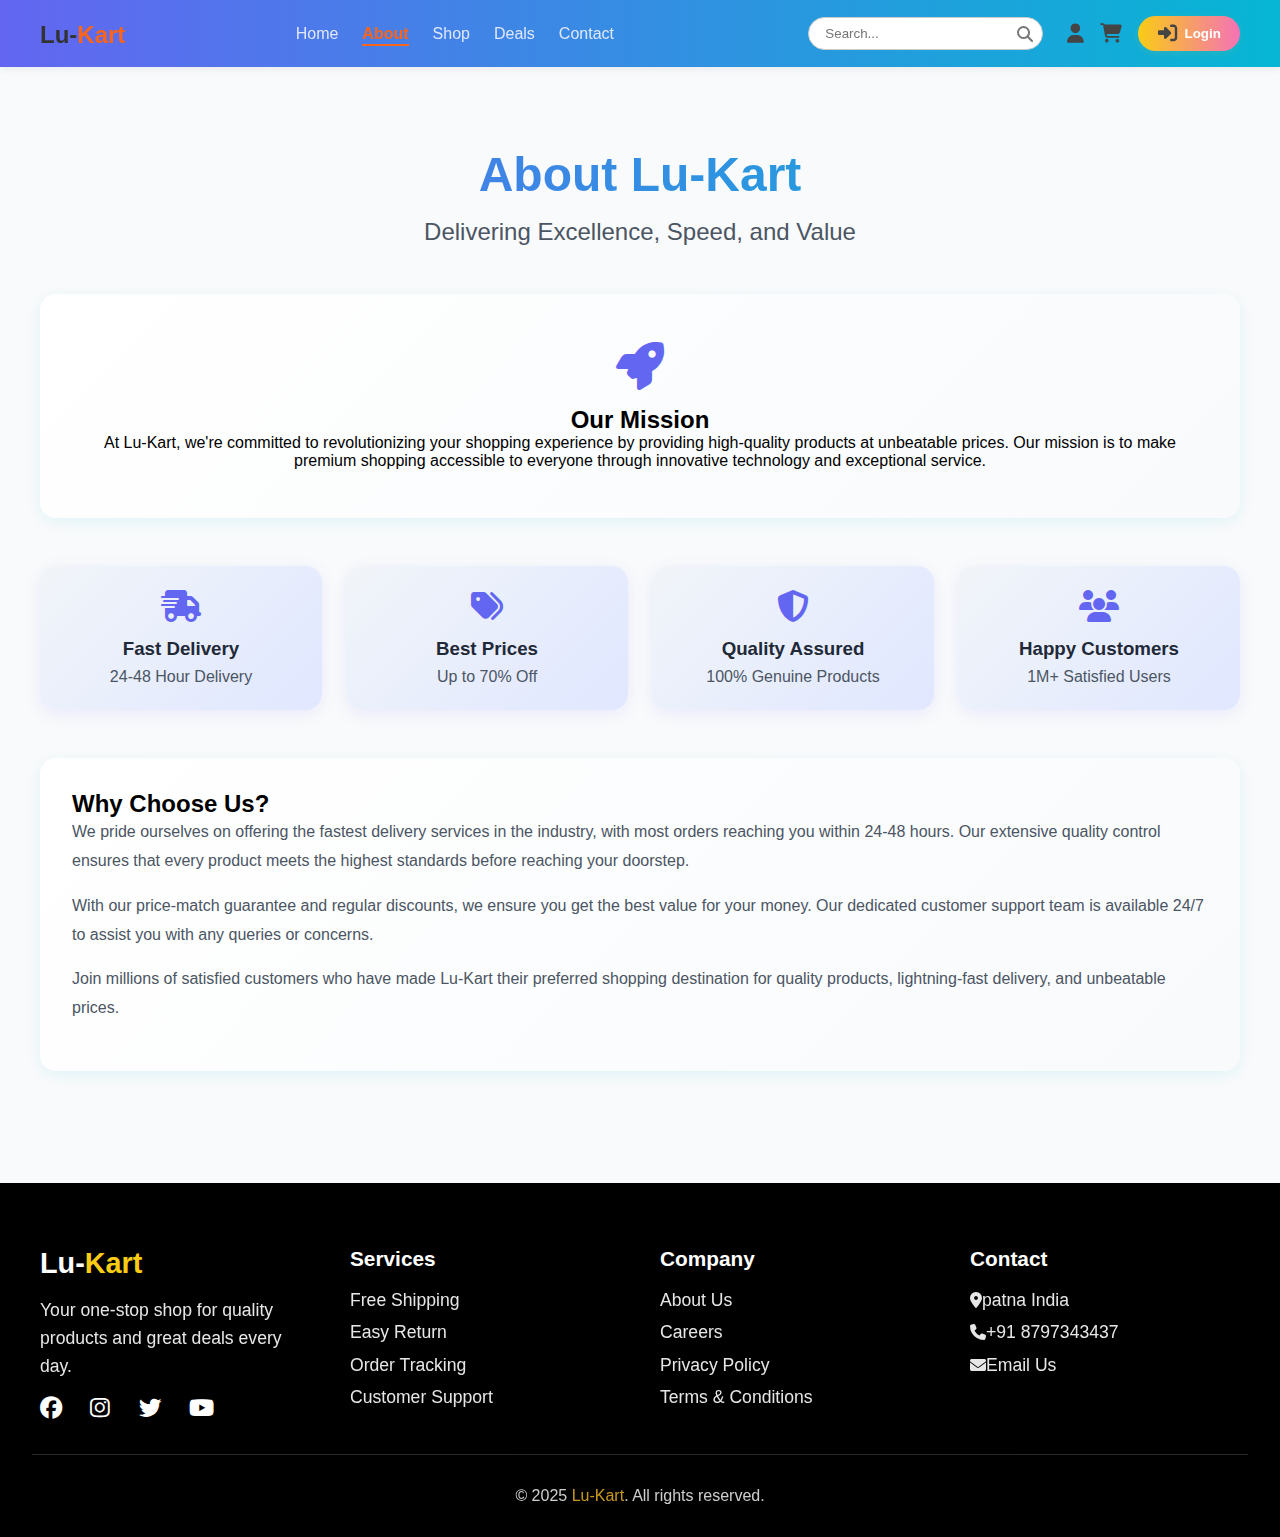
<file: about.html>
<!DOCTYPE html>
<html lang="en">

<head>
    <meta charset="UTF-8">
    <meta name="viewport" content="width=device-width, initial-scale=1.0">
    <title>About Us - 🛒 Lu-Kart</title>
    <link rel="stylesheet" href="https://cdnjs.cloudflare.com/ajax/libs/font-awesome/6.7.2/css/all.min.css" />
    <link rel="stylesheet" href="styles.css">
</head>

<body>
    <!-- Standard navbar -->
    <nav class="navbar">
        <div class="navbar-container">
            <div class="logo">
                <a href="index.html">Lu-<span>Kart</span></a>
            </div>
            <ul class="nav-links" id="nav-links">
                <li><a href="index.html">Home</a></li>
                <li><a href="about.html" class="active">About</a></li>
                <li><a href="index.html#shop">Shop</a></li>
                <li><a href="index.html#deals">Deals</a></li>
                <li><a href="index.html#contact">Contact</a></li>
            </ul>

            <div class="search-box">
                <input type="text" placeholder="Search...">
                <i class="fa-solid fa-magnifying-glass"></i>
            </div>

            <div class="icons">
                <a href="#"><i class="fa-solid fa-user"></i></a>
                <a href="#"><i class="fa-solid fa-cart-shopping"></i></a>
                <button class="btn-primary"><i class="fas fa-sign-in-alt"></i>Login</button>
            </div>

            <div class="nav-toggle" id="mobile-menu">
                <i class="fa-solid fa-bars"></i>
            </div>
        </div>
    </nav>

    <section class="about-section">
        <div class="about-header">
            <h1>About Lu-Kart</h1>
            <p class="tagline">Delivering Excellence, Speed, and Value</p>
        </div>

        <div class="about-content">
            <div class="about-card mission">
                <i class="fas fa-rocket"></i>
                <h2>Our Mission</h2>
                <p>At Lu-Kart, we're committed to revolutionizing your shopping experience by providing high-quality products at unbeatable prices. Our mission is to make premium shopping accessible to everyone through innovative technology and exceptional service.</p>
            </div>

            <div class="stats-grid">
                <div class="stat-card">
                    <i class="fas fa-truck-fast"></i>
                    <h3>Fast Delivery</h3>
                    <p>24-48 Hour Delivery</p>
                </div>
                <div class="stat-card">
                    <i class="fas fa-tags"></i>
                    <h3>Best Prices</h3>
                    <p>Up to 70% Off</p>
                </div>
                <div class="stat-card">
                    <i class="fas fa-shield-alt"></i>
                    <h3>Quality Assured</h3>
                    <p>100% Genuine Products</p>
                </div>
                <div class="stat-card">
                    <i class="fas fa-users"></i>
                    <h3>Happy Customers</h3>
                    <p>1M+ Satisfied Users</p>
                </div>
            </div>

            <div class="about-card values">
                <h2>Why Choose Us?</h2>
                <div class="values-content">
                    <p>We pride ourselves on offering the fastest delivery services in the industry, with most orders reaching you within 24-48 hours. Our extensive quality control ensures that every product meets the highest standards before reaching your doorstep.</p>
                    <p>With our price-match guarantee and regular discounts, we ensure you get the best value for your money. Our dedicated customer support team is available 24/7 to assist you with any queries or concerns.</p>
                    <p>Join millions of satisfied customers who have made Lu-Kart their preferred shopping destination for quality products, lightning-fast delivery, and unbeatable prices.</p>
                </div>
            </div>
        </div>
    </section>

    <!-- Standard footer -->
    <section class="footer" id="contact">
        <div class="footer-container">
            <div class="footer-content">
                <a href="index.html" class="footer-logo">Lu-<span>Kart</span></a>
                <p class="footer-description">
                    Your one-stop shop for quality products and great deals every day.
                </p>
                <div class="footer-socials">
                    <a href="https://www.facebook.com/lucyfer1703" target="_blank"><i class="fa-brands fa-facebook"></i></a>
                    <a href="https://www.instagram.com/lucyfer1703/" target="_blank"><i class="fa-brands fa-instagram"></i></a>
                    <a href="https://x.com/lucyfer_1703" target="_blank"><i class="fa-brands fa-twitter"></i></a>
                    <a href="https://www.youtube.com/@CollegeCrackdown" target="_blank"><i class="fa-brands fa-youtube"></i></a>
                </div>
            </div>

            <div class="footer-content">
                <h3 class="footer-title">Services</h3>
                <ul class="footer-links">
                    <li><a href="#">Free Shipping</a></li>
                    <li><a href="#">Easy Return</a></li>
                    <li><a href="#">Order Tracking</a></li>
                    <li><a href="#">Customer Support</a></li>
                </ul>
            </div>

            <div class="footer-content">
                <h3 class="footer-title">Company</h3>
                <ul class="footer-links">
                    <li><a href="about.html">About Us</a></li>
                    <li><a href="careers.html">Careers</a></li>
                    <li><a href="privacy-policy.html">Privacy Policy</a></li>
                    <li><a href="terms.html">Terms & Conditions</a></li>
                </ul>
            </div>

            <div class="footer-content">
                <h3 class="footer-title">Contact</h3>
                <ul class="footer-links">
                    <li><a href="https://www.google.com/maps/place/25.586715,85.116071" target="_blank"><i class="fa-solid fa-location-dot"></i>patna India</a></li>
                    <li><a href="tel:+918797343437" target="_blank"><i class="fa-solid fa-phone"></i>+91 8797343437</a></li>
                    <li><a href="mailto:avhishek06706@gmail.com" target="_blank"><i class="fa-solid fa-envelope"></i>Email Us</a></li>
                </ul>
            </div>
        </div>

        <p class="footer-copy">
            &copy; 2025 <a href="index.html">Lu-Kart</a>. All rights reserved.
        </p>
    </section>

    <script src="script.js"></script>
</body>

</html>
</file>
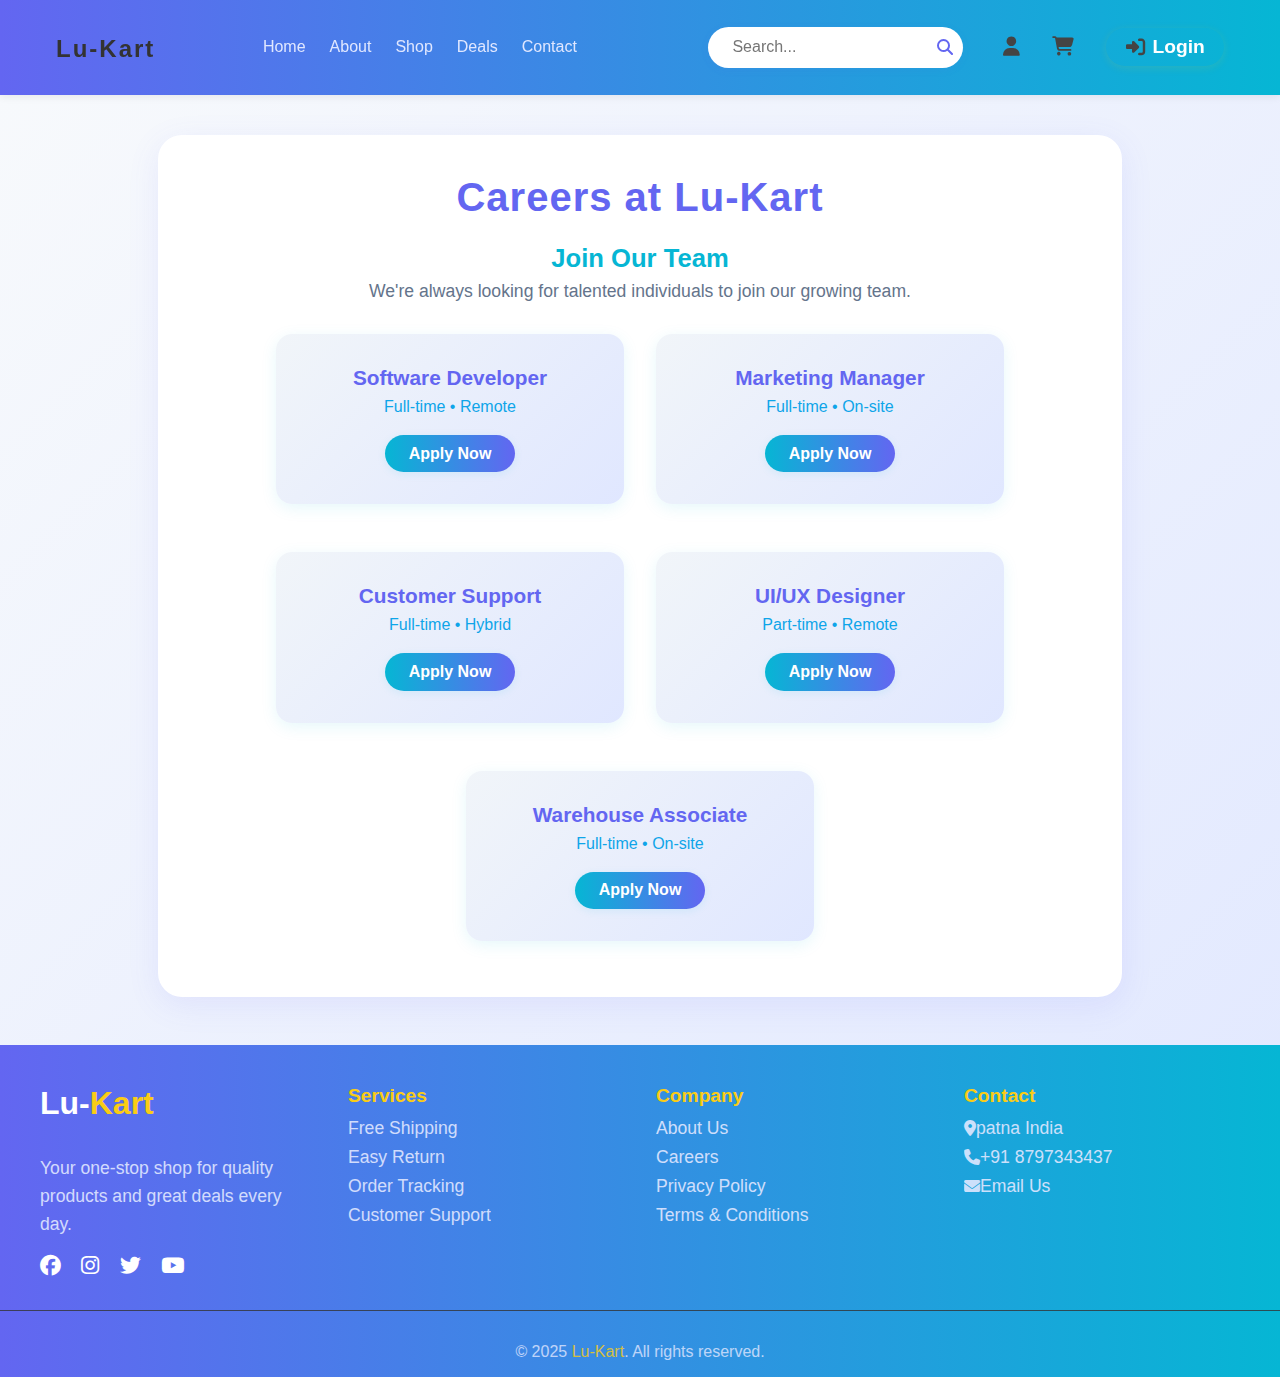
<file: careers.html>
<!DOCTYPE html>
<html lang="en">

<head>
    <meta charset="UTF-8">
    <meta name="viewport" content="width=device-width, initial-scale=1.0">
    <title>🛒 Lu-Kart Careers</title>
    <link rel="stylesheet" href="https://cdnjs.cloudflare.com/ajax/libs/font-awesome/6.7.2/css/all.min.css" />
    <link rel="stylesheet" href="styles.css">
    <style>
        body {
            background: linear-gradient(135deg, #f8fafc 0%, #e0e7ff 100%);
            font-family: 'Segoe UI', Arial, sans-serif;
            margin: 0;
            padding: 0;
        }

        .navbar {
            background: linear-gradient(90deg, #6366f1 0%, #06b6d4 100%);
            box-shadow: 0 2px 8px rgba(0, 0, 0, 0.07);
        }

        .navbar-container {
            max-width: 1200px;
            margin: 0 auto;
            display: flex;
            align-items: center;
            justify-content: space-between;
            padding: 0.7rem 2rem;
        }

        .logo a {
            color: #fff;
            font-size: 2rem;
            font-weight: bold;
            letter-spacing: 2px;
            text-decoration: none;
        }

        .nav-links {
            list-style: none;
            display: flex;
            gap: 1.5rem;
        }

        .nav-links a {
            color: #e0e7ff;
            text-decoration: none;
            font-weight: 500;
            transition: color 0.2s;
        }

        .nav-links a:hover {
            color: #facc15;
        }

        .search-box {
            background: #fff;
            border-radius: 2rem;
            padding: 0.3rem 1rem;
            display: flex;
            align-items: center;
            box-shadow: 0 2px 8px rgba(99, 102, 241, 0.08);
        }

        .search-box input {
            border: none;
            outline: none;
            background: transparent;
            padding: 0.4rem 0.5rem;
            font-size: 1rem;
        }

        .search-box i {
            color: #6366f1;
        }

        .icons a,
        .icons button {
            margin-left: 1rem;
            color: #fff;
            background: none;
            border: none;
            font-size: 1.2rem;
            cursor: pointer;
            transition: color 0.2s;
        }

        .icons a:hover,
        .icons button:hover {
            color: #facc15;
        }

        .btn-primary {
            background: linear-gradient(90deg, #facc15 0%, #f472b6 100%);
            color: #fff;
            border: none;
            border-radius: 2rem;
            padding: 0.5rem 1.2rem;
            font-weight: bold;
            font-size: 1rem;
            margin-left: 1rem;
            box-shadow: 0 2px 8px rgba(250, 204, 21, 0.12);
            transition: background 0.2s, color 0.2s;
        }

        .btn-primary:hover {
            background: linear-gradient(90deg, #f472b6 0%, #facc15 100%);
            color: #fff;
        }

        .nav-toggle {
            display: none;
            color: #fff;
            font-size: 1.5rem;
            cursor: pointer;
        }

        @media (max-width: 900px) {
            .navbar-container {
                flex-direction: column;
                align-items: flex-start;
            }

            .nav-links {
                flex-direction: column;
                gap: 0.7rem;
                margin-top: 0.7rem;
            }

            .nav-toggle {
                display: block;
            }
        }

        .careers-section {
            max-width: 900px;
            margin: 2.5rem auto 2rem auto;
            background: #fff;
            border-radius: 1.5rem;
            box-shadow: 0 8px 32px rgba(99, 102, 241, 0.10);
            padding: 2.5rem 2rem;
        }

        .section-header h2 {
            text-align: center;
            font-size: 2.5rem;
            color: #6366f1;
            margin-bottom: 1.5rem;
            letter-spacing: 1px;
            font-weight: 700;
        }

        .careers-content h3 {
            color: #06b6d4;
            font-size: 1.6rem;
            margin-bottom: 0.5rem;
            text-align: center;
        }

        .careers-content p {
            color: #64748b;
            font-size: 1.1rem;
            text-align: center;
            margin-bottom: 2rem;
        }

        .job-listings {
            display: flex;
            gap: 2rem;
            flex-wrap: wrap;
            justify-content: center;
        }

        .job-card {
            background: linear-gradient(135deg, #f1f5f9 0%, #e0e7ff 100%);
            border-radius: 1rem;
            box-shadow: 0 4px 16px rgba(6, 182, 212, 0.10);
            padding: 2rem 1.5rem;
            min-width: 240px;
            max-width: 300px;
            flex: 1 1 250px;
            display: flex;
            flex-direction: column;
            align-items: center;
            margin-bottom: 1rem;
            transition: transform 0.2s, box-shadow 0.2s;
        }

        .job-card:hover {
            transform: translateY(-8px) scale(1.03);
            box-shadow: 0 8px 32px rgba(99, 102, 241, 0.18);
        }

        .job-card h4 {
            color: #6366f1;
            font-size: 1.3rem;
            margin-bottom: 0.5rem;
        }

        .job-card p {
            color: #0ea5e9;
            font-size: 1rem;
            margin-bottom: 1.2rem;
        }

        .apply-btn {
            background: linear-gradient(90deg, #06b6d4 0%, #6366f1 100%);
            color: #fff;
            border: none;
            border-radius: 2rem;
            padding: 0.6rem 1.5rem;
            font-size: 1rem;
            font-weight: 600;
            cursor: pointer;
            box-shadow: 0 2px 8px rgba(6, 182, 212, 0.10);
            transition: background 0.2s, transform 0.2s;
        }

        .apply-btn:hover {
            background: linear-gradient(90deg, #6366f1 0%, #06b6d4 100%);
            transform: scale(1.07);
        }

        .footer {
            background: linear-gradient(90deg, #6366f1 0%, #06b6d4 100%);
            color: #fff;
            padding: 2.5rem 0 1rem 0;
            margin-top: 3rem;
        }

        .footer-container {
            max-width: 1200px;
            margin: 0 auto;
            display: flex;
            flex-wrap: wrap;
            gap: 2rem;
            justify-content: space-between;
        }

        .footer-content {
            flex: 1 1 200px;
            min-width: 180px;
        }

        .footer-logo {
            font-size: 2rem;
            font-weight: bold;
            color: #fff;
            text-decoration: none;
        }

        .footer-logo span {
            color: #facc15;
        }

        .footer-description {
            color: #e0e7ff;
            margin: 1rem 0;
        }

        .footer-socials a {
            color: #fff;
            margin-right: 1rem;
            font-size: 1.3rem;
            transition: color 0.2s;
        }

        .footer-socials a:hover {
            color: #facc15;
        }

        .footer-title {
            color: #facc15;
            font-size: 1.2rem;
            margin-bottom: 0.7rem;
        }

        .footer-links {
            list-style: none;
            padding: 0;
        }

        .footer-links li {
            margin-bottom: 0.5rem;
        }

        .footer-links a {
            color: #e0e7ff;
            text-decoration: none;
            transition: color 0.2s;
        }

        .footer-links a:hover {
            color: #fff;
        }

        .footer-copy {
            text-align: center;
            color: #e0e7ff;
            margin-top: 2rem;
            font-size: 1rem;
        }

        .footer-copy a {
            color: #facc15;
            text-decoration: none;
        }

        @media (max-width: 900px) {
            .navbar-container {
                flex-direction: column;
                align-items: flex-start;
            }

            .nav-links {
                flex-direction: column;
                gap: 0.7rem;
                margin-top: 0.7rem;
            }

            .nav-toggle {
                display: block;
            }

            .footer-container {
                flex-direction: column;
                align-items: center;
                gap: 1.5rem;
            }

            .careers-section {
                padding: 1.2rem 0.5rem;
            }

            .job-listings {
                flex-direction: column;
                gap: 1.2rem;
            }
        }
    </style>
</head>

<body>
    <nav class="navbar">
        <div class="navbar-container">
            <div class="logo"><a href="index.html">Lu-Kart</a></div>
            <ul class="nav-links" id="nav-links">
                <li><a href="index.html">Home</a></li>
                <li><a href="about.html">About</a></li>
                <li><a href="index.html#shop">Shop</a></li>
                <li><a href="index.html#deals">Deals</a></li>
                <li><a href="index.html#contact">Contact</a></li>
            </ul>

            <div class="search-box">
                <input type="text" placeholder="Search...">
                <i class="fa-solid fa-magnifying-glass"></i>
            </div>

            <div class="icons">
                <a href="login.html"><i class="fa-solid fa-user"></i></a>
                <a href="cart.html"><i class="fa-solid fa-cart-shopping"></i></a>
                <button class="btn-primary" onclick="window.location.href='login.html'">
                    <i class="fas fa-sign-in-alt"></i>Login
                </button>
            </div>

            <div class="nav-toggle" id="mobile-menu">
                <i class="fa-solid fa-bars"></i>
            </div>
        </div>
    </nav>

    <section class="careers-section">
        <div class="section-header">
            <h2>Careers at Lu-Kart</h2>
        </div>
        <div class="careers-content">
            <h3>Join Our Team</h3>
            <p>We're always looking for talented individuals to join our growing team.</p>

            <div class="job-listings">
                <div class="job-card">
                    <h4>Software Developer</h4>
                    <p>Full-time • Remote</p>
                    <button class="apply-btn">Apply Now</button>
                </div>

                <div class="job-card">
                    <h4>Marketing Manager</h4>
                    <p>Full-time • On-site</p>
                    <button class="apply-btn">Apply Now</button>
                </div>

                <div class="job-card">
                    <h4>Customer Support</h4>
                    <p>Full-time • Hybrid</p>
                    <button class="apply-btn">Apply Now</button>
                </div>

                <div class="job-card">
                    <h4>UI/UX Designer</h4>
                    <p>Part-time • Remote</p>
                    <button class="apply-btn">Apply Now</button>
                </div>

                <div class="job-card">
                    <h4>Warehouse Associate</h4>
                    <p>Full-time • On-site</p>
                    <button class="apply-btn">Apply Now</button>
                </div>
            </div>
        </div>
    </section>

    <section class="footer" id="contact">
        <div class="footer-container">
            <div class="footer-content">
                <a href="index.html" class="footer-logo">Lu-<span>Kart</span></a>
                <p class="footer-description">
                    Your one-stop shop for quality products and great deals every day.
                </p>
                <div class="footer-socials">
                    <a href="https://www.facebook.com/lucyfer1703" target="_blank"><i class="fa-brands fa-facebook"></i></a>
                    <a href="https://www.instagram.com/lucyfer1703/" target="_blank"><i class="fa-brands fa-instagram"></i></a>
                    <a href="https://x.com/lucyfer_1703" target="_blank"><i class="fa-brands fa-twitter"></i></a>
                    <a href="https://www.youtube.com/@CollegeCrackdown" target="_blank"><i class="fa-brands fa-youtube"></i></a>
                </div>
            </div>

            <div class="footer-content">
                <h3 class="footer-title">Services</h3>
                <ul class="footer-links">
                    <li><a href="#">Free Shipping</a></li>
                    <li><a href="#">Easy Return</a></li>
                    <li><a href="#">Order Tracking</a></li>
                    <li><a href="#">Customer Support</a></li>
                </ul>
            </div>

            <div class="footer-content">
                <h3 class="footer-title">Company</h3>
                <ul class="footer-links">
                    <li><a href="about.html">About Us</a></li>
                    <li><a href="careers.html">Careers</a></li>
                    <li><a href="privacy-policy.html">Privacy Policy</a></li>
                    <li><a href="terms.html">Terms & Conditions</a></li>
                </ul>
            </div>

            <div class="footer-content">
                <h3 class="footer-title">Contact</h3>
                <ul class="footer-links">
                    <li><a href="https://www.google.com/maps/place/25.586715,85.116071" target="_blank"><i class="fa-solid fa-location-dot"></i>patna India</a></li>
                    <li><a href="tel:+918797343437" target="_blank"><i class="fa-solid fa-phone"></i>+91 8797343437</a></li>
                    <li><a href="mailto:avhishek06706@gmail.com" target="_blank"><i class="fa-solid fa-envelope"></i>Email Us</a></li>
                </ul>
            </div>
        </div>

        <p class="footer-copy">
            &copy; 2025 <a href="index.html">Lu-Kart</a>. All rights reserved.
        </p>
    </section>

    <script src="script.js"></script>
</body>

</html>
</file>
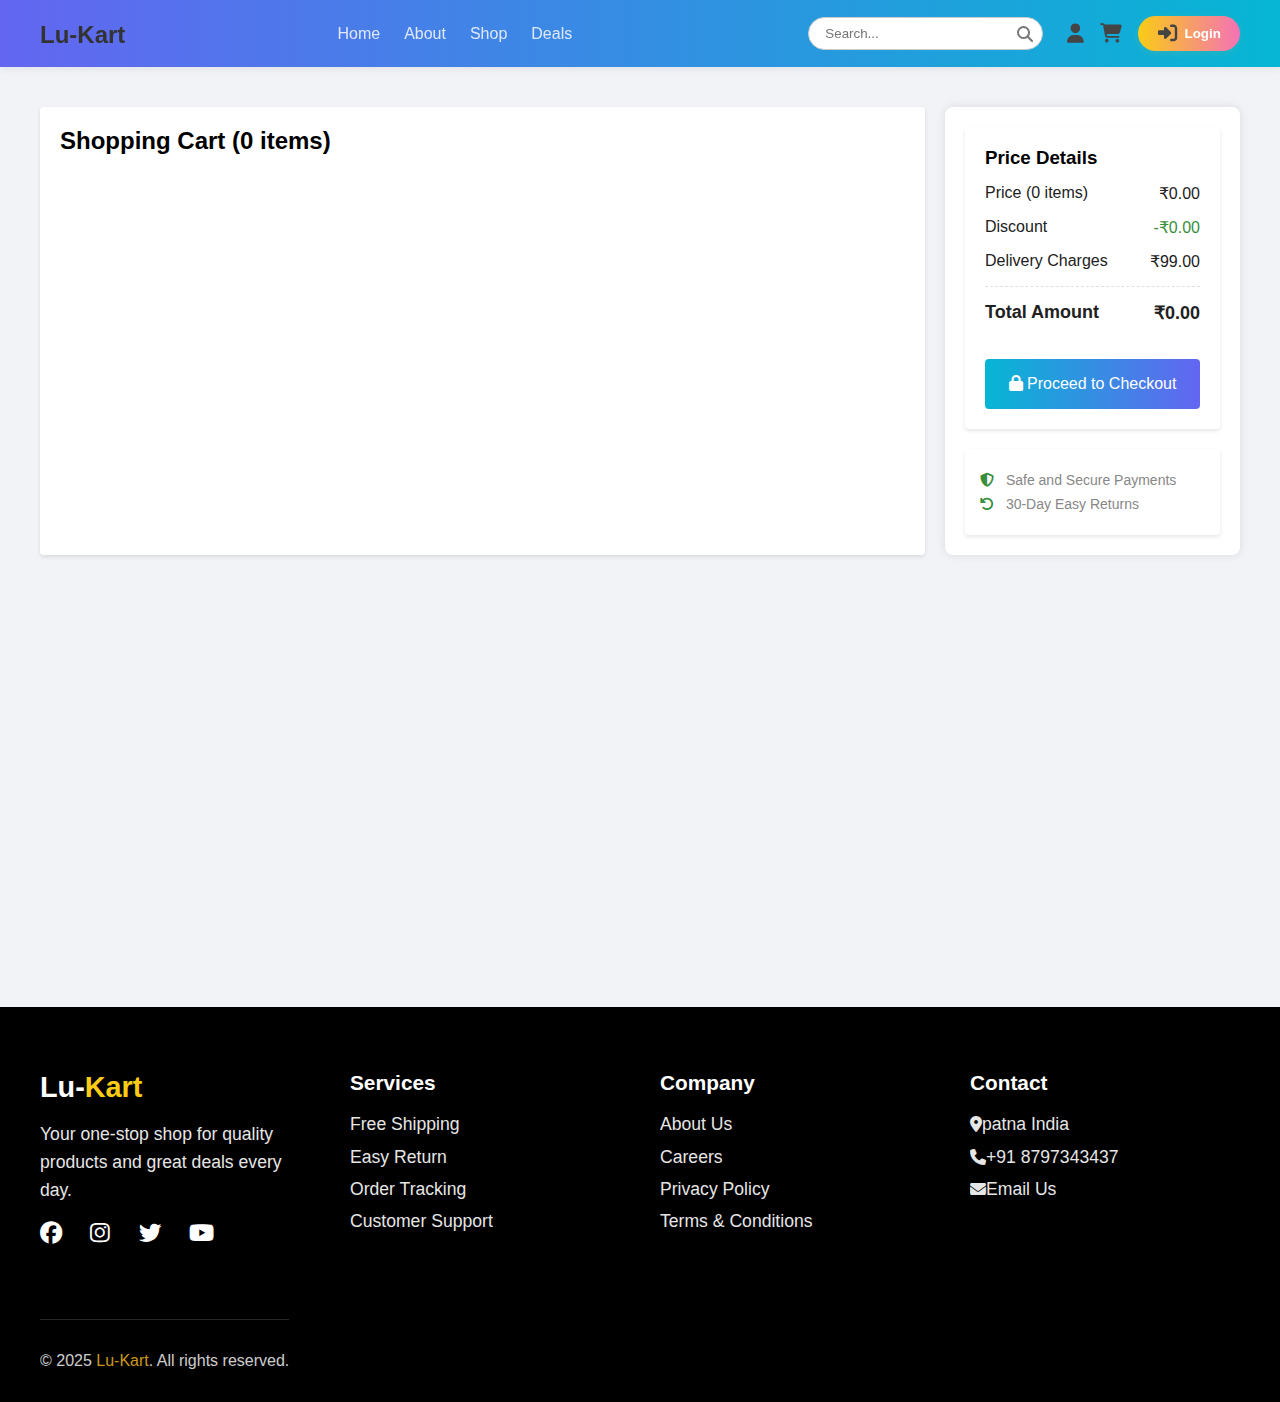
<file: cart.html>
<!DOCTYPE html>
<html lang="en">

<head>
    <meta charset="UTF-8">
    <meta name="viewport" content="width=device-width, initial-scale=1.0">
    <title>Shopping Cart - Lu-Kart</title>
    <link rel="stylesheet" href="https://cdnjs.cloudflare.com/ajax/libs/font-awesome/6.7.2/css/all.min.css" />
    <link rel="stylesheet" href="styles.css">
</head>

<body>
    <nav class="navbar">
        <div class="navbar-container">
            <div class="logo"><a href="index.html">Lu-Kart</a></div>
            <ul class="nav-links" id="nav-links">
                <li><a href="index.html">Home</a></li>
                <li><a href="about.html">About</a></li>
                <li><a href="#shop">Shop</a></li>
                <li><a href="#deals">Deals</a></li>
            </ul>

            <div class="search-box">
                <input type="text" placeholder="Search...">
                <i class="fa-solid fa-magnifying-glass"></i>
            </div>

            <div class="icons">
                <a href="login.html"><i class="fa-solid fa-user"></i></a>
                <a href="cart.html"><i class="fa-solid fa-cart-shopping"></i></a>
                <button class="btn-primary" onclick="window.location.href='login.html'">
                    <i class="fas fa-sign-in-alt"></i>Login
                </button>
            </div>

            <div class="nav-toggle" id="mobile-menu">
                <i class="fa-solid fa-bars"></i>
            </div>
        </div>
    </nav>

    <div class="cart-page">
        <div class="cart-container">
            <div class="cart-items-section">
                <h2>Shopping Cart (<span id="itemCount">0</span> items)</h2>
                <div id="cartItems" class="cart-items">
                    <!-- Cart items will be dynamically added here -->
                </div>
            </div>

            <div class="cart-summary">
                <div class="summary-card">
                    <h3>Price Details</h3>
                    <div class="price-row">
                        <span>Price (<span id="itemCountSummary">0</span> items)</span>
                        <span id="subtotal">₹0.00</span>
                    </div>
                    <div class="price-row">
                        <span>Discount</span>
                        <span class="discount" id="discount">-₹0.00</span>
                    </div>
                    <div class="price-row">
                        <span>Delivery Charges</span>
                        <span id="delivery">₹99.00</span>
                    </div>
                    <div class="price-row total">
                        <span>Total Amount</span>
                        <span id="total">₹0.00</span>
                    </div>
                    <button class="checkout-btn">
                        <i class="fas fa-lock"></i> Proceed to Checkout
                    </button>
                </div>

                <div class="secure-checkout">
                    <p><i class="fas fa-shield-alt"></i> Safe and Secure Payments</p>
                    <p><i class="fas fa-undo"></i> 30-Day Easy Returns</p>
                </div>
            </div>
        </div>
    </div>

    <section class="footer" id="contact">
        <div class="footer-container">
            <div class="footer-content">
                <a href="index.html" class="footer-logo">Lu-<span>Kart</span></a>
                <p class="footer-description">
                    Your one-stop shop for quality products and great deals every day.
                </p>
                <div class="footer-socials">
                    <a href="https://www.facebook.com/lucyfer1703" target="_blank"><i class="fa-brands fa-facebook"></i></a>
                    <a href="https://www.instagram.com/lucyfer1703/" target="_blank"><i class="fa-brands fa-instagram"></i></a>
                    <a href="https://x.com/lucyfer_1703" target="_blank"><i class="fa-brands fa-twitter"></i></a>
                    <a href="https://www.youtube.com/@CollegeCrackdown" target="_blank"><i class="fa-brands fa-youtube"></i></a>
                </div>
            </div>

            <div class="footer-content">
                <h3 class="footer-title">Services</h3>
                <ul class="footer-links">
                    <li><a href="#">Free Shipping</a></li>
                    <li><a href="#">Easy Return</a></li>
                    <li><a href="#">Order Tracking</a></li>
                    <li><a href="#">Customer Support</a></li>
                </ul>
            </div>

            <div class="footer-content">
                <h3 class="footer-title">Company</h3>
                <ul class="footer-links">
                    <li><a href="about.html">About Us</a></li>
                    <li><a href="careers.html">Careers</a></li>
                    <li><a href="privacy-policy.html">Privacy Policy</a></li>
                    <li><a href="terms.html">Terms & Conditions</a></li>
                </ul>
            </div>

            <div class="footer-content">
                <h3 class="footer-title">Contact</h3>
                <ul class="footer-links">
                    <li><a href="https://www.google.com/maps/place/25.586715,85.116071" target="_blank"><i class="fa-solid fa-location-dot"></i>patna India</a></li>
                    <li><a href="tel:+918797343437" target="_blank"><i class="fa-solid fa-phone"></i>+91 8797343437</a></li>
                    <li><a href="mailto:avhishek06706@gmail.com" target="_blank"><i class="fa-solid fa-envelope"></i>Email Us</a></li>
                </ul>
            </div>

        <p class="footer-copy">
            &copy; 2025 <a href="index.html">Lu-Kart</a>. All rights reserved.
        </p>
    </section>

    <script src="script.js"></script>
</body>

</html>
</file>
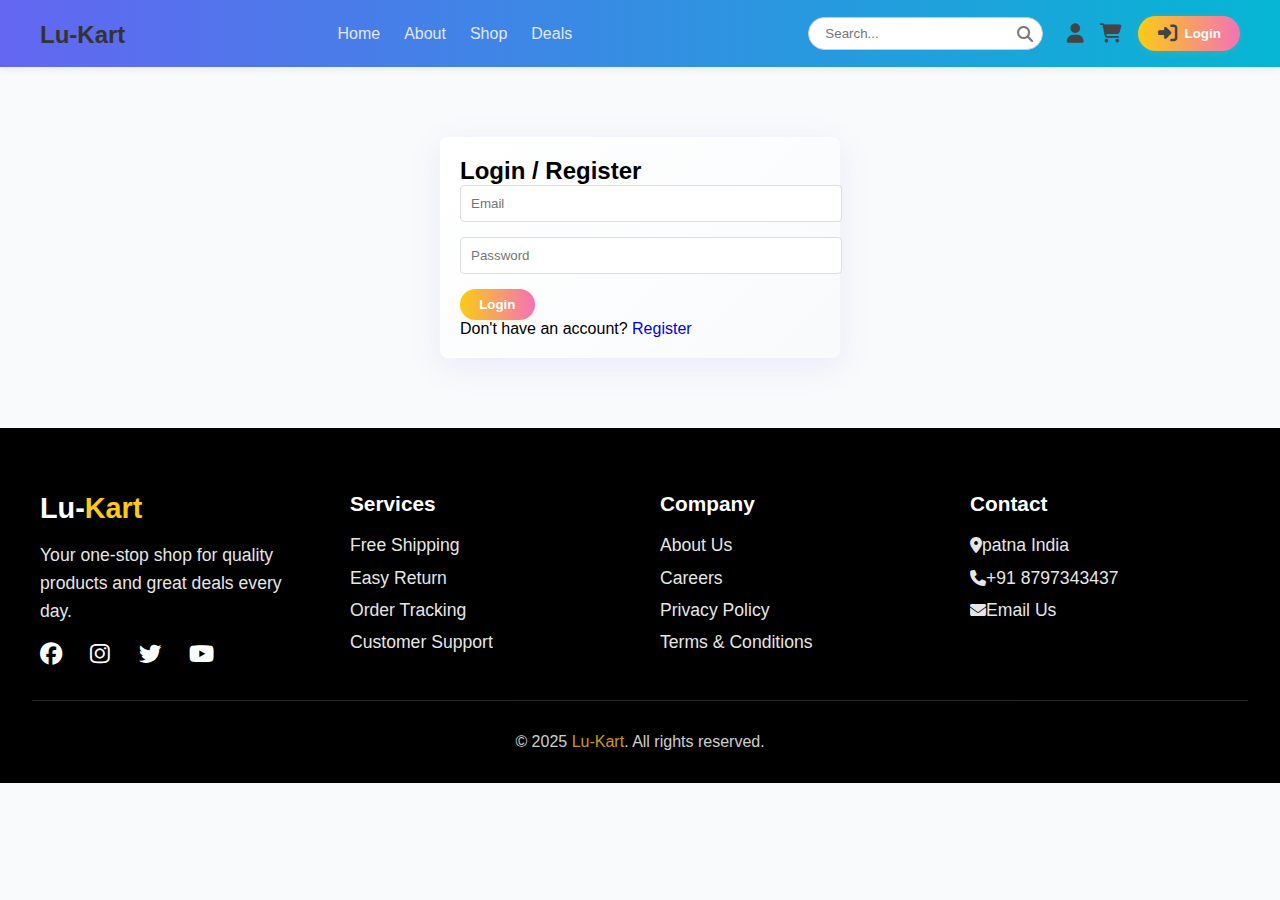
<file: login.html>
<!DOCTYPE html>
<html lang="en">

<head>
    <meta charset="UTF-8">
    <meta name="viewport" content="width=device-width, initial-scale=1.0">
    <title>Login - Lu-Kart</title>
    <link rel="stylesheet" href="https://cdnjs.cloudflare.com/ajax/libs/font-awesome/6.7.2/css/all.min.css" />
    <link rel="stylesheet" href="styles.css">
</head>

<body>
    <nav class="navbar">
        <div class="navbar-container">
            <div class="logo"><a href="index.html">Lu-Kart</a></div>
            <ul class="nav-links" id="nav-links">
                <li><a href="index.html">Home</a></li>
                <li><a href="about.html">About</a></li>
                <li><a href="#shop">Shop</a></li>
                <li><a href="#deals">Deals</a></li>
            </ul>

            <div class="search-box">
                <input type="text" placeholder="Search...">
                <i class="fa-solid fa-magnifying-glass"></i>
            </div>

            <div class="icons">
                <a href="login.html"><i class="fa-solid fa-user"></i></a>
                <a href="cart.html"><i class="fa-solid fa-cart-shopping"></i></a>
                <button class="btn-primary" onclick="window.location.href='login.html'">
                    <i class="fas fa-sign-in-alt"></i>Login
                </button>
            </div>

            <div class="nav-toggle" id="mobile-menu">
                <i class="fa-solid fa-bars"></i>
            </div>
        </div>
    </nav>

    <div class="auth-container">
        <div class="auth-box">
            <h2>Login / Register</h2>
            <form id="loginForm">
                <div class="form-group">
                    <input type="email" id="email" placeholder="Email" required>
                </div>
                <div class="form-group">
                    <input type="password" id="password" placeholder="Password" required>
                </div>
                <button type="submit" class="btn-primary">Login</button>
            </form>
            <p>Don't have an account? <a href="#" id="showRegister">Register</a></p>
        </div>

        <div class="auth-box" id="registerBox" style="display: none;">
            <h2>Create Account</h2>
            <form id="registerForm">
                <div class="form-group">
                    <input type="text" id="regName" placeholder="Full Name" required>
                </div>
                <div class="form-group">
                    <input type="email" id="regEmail" placeholder="Email" required>
                </div>
                <div class="form-group">
                    <input type="password" id="regPassword" placeholder="Password" required>
                </div>
                <button type="submit" class="btn-primary">Register</button>
            </form>
            <p>Already have an account? <a href="#" id="showLogin">Login</a></p>
        </div>
    </div>

    <section class="footer" id="contact">
        <div class="footer-container">
            <div class="footer-content">
                <a href="index.html" class="footer-logo">Lu-<span>Kart</span></a>
                <p class="footer-description">
                    Your one-stop shop for quality products and great deals every day.
                </p>
                <div class="footer-socials">
                    <a href="https://www.facebook.com/lucyfer1703" target="_blank"><i class="fa-brands fa-facebook"></i></a>
                    <a href="https://www.instagram.com/lucyfer1703/" target="_blank"><i class="fa-brands fa-instagram"></i></a>
                    <a href="https://x.com/lucyfer_1703" target="_blank"><i class="fa-brands fa-twitter"></i></a>
                    <a href="https://www.youtube.com/@CollegeCrackdown" target="_blank"><i class="fa-brands fa-youtube"></i></a>
                </div>
            </div>

            <div class="footer-content">
                <h3 class="footer-title">Services</h3>
                <ul class="footer-links">
                    <li><a href="#">Free Shipping</a></li>
                    <li><a href="#">Easy Return</a></li>
                    <li><a href="#">Order Tracking</a></li>
                    <li><a href="#">Customer Support</a></li>
                </ul>
            </div>

            <div class="footer-content">
                <h3 class="footer-title">Company</h3>
                <ul class="footer-links">
                    <li><a href="about.html">About Us</a></li>
                    <li><a href="careers.html">Careers</a></li>
                    <li><a href="privacy-policy.html">Privacy Policy</a></li>
                    <li><a href="terms.html">Terms & Conditions</a></li>
                </ul>
            </div>

            <div class="footer-content">
                <h3 class="footer-title">Contact</h3>
                <ul class="footer-links">
                    <li><a href="https://www.google.com/maps/place/25.586715,85.116071" target="_blank"><i class="fa-solid fa-location-dot"></i>patna India</a></li>
                    <li><a href="tel:+918797343437" target="_blank"><i class="fa-solid fa-phone"></i>+91 8797343437</a></li>
                    <li><a href="mailto:avhishek06706@gmail.com" target="_blank"><i class="fa-solid fa-envelope"></i>Email Us</a></li>
                </ul>
            </div>
        </div>

        <p class="footer-copy">
            &copy; 2025 <a href="index.html">Lu-Kart</a>. All rights reserved.
        </p>
    </section>

    <script src="script.js"></script>
</body>

</html>
</file>
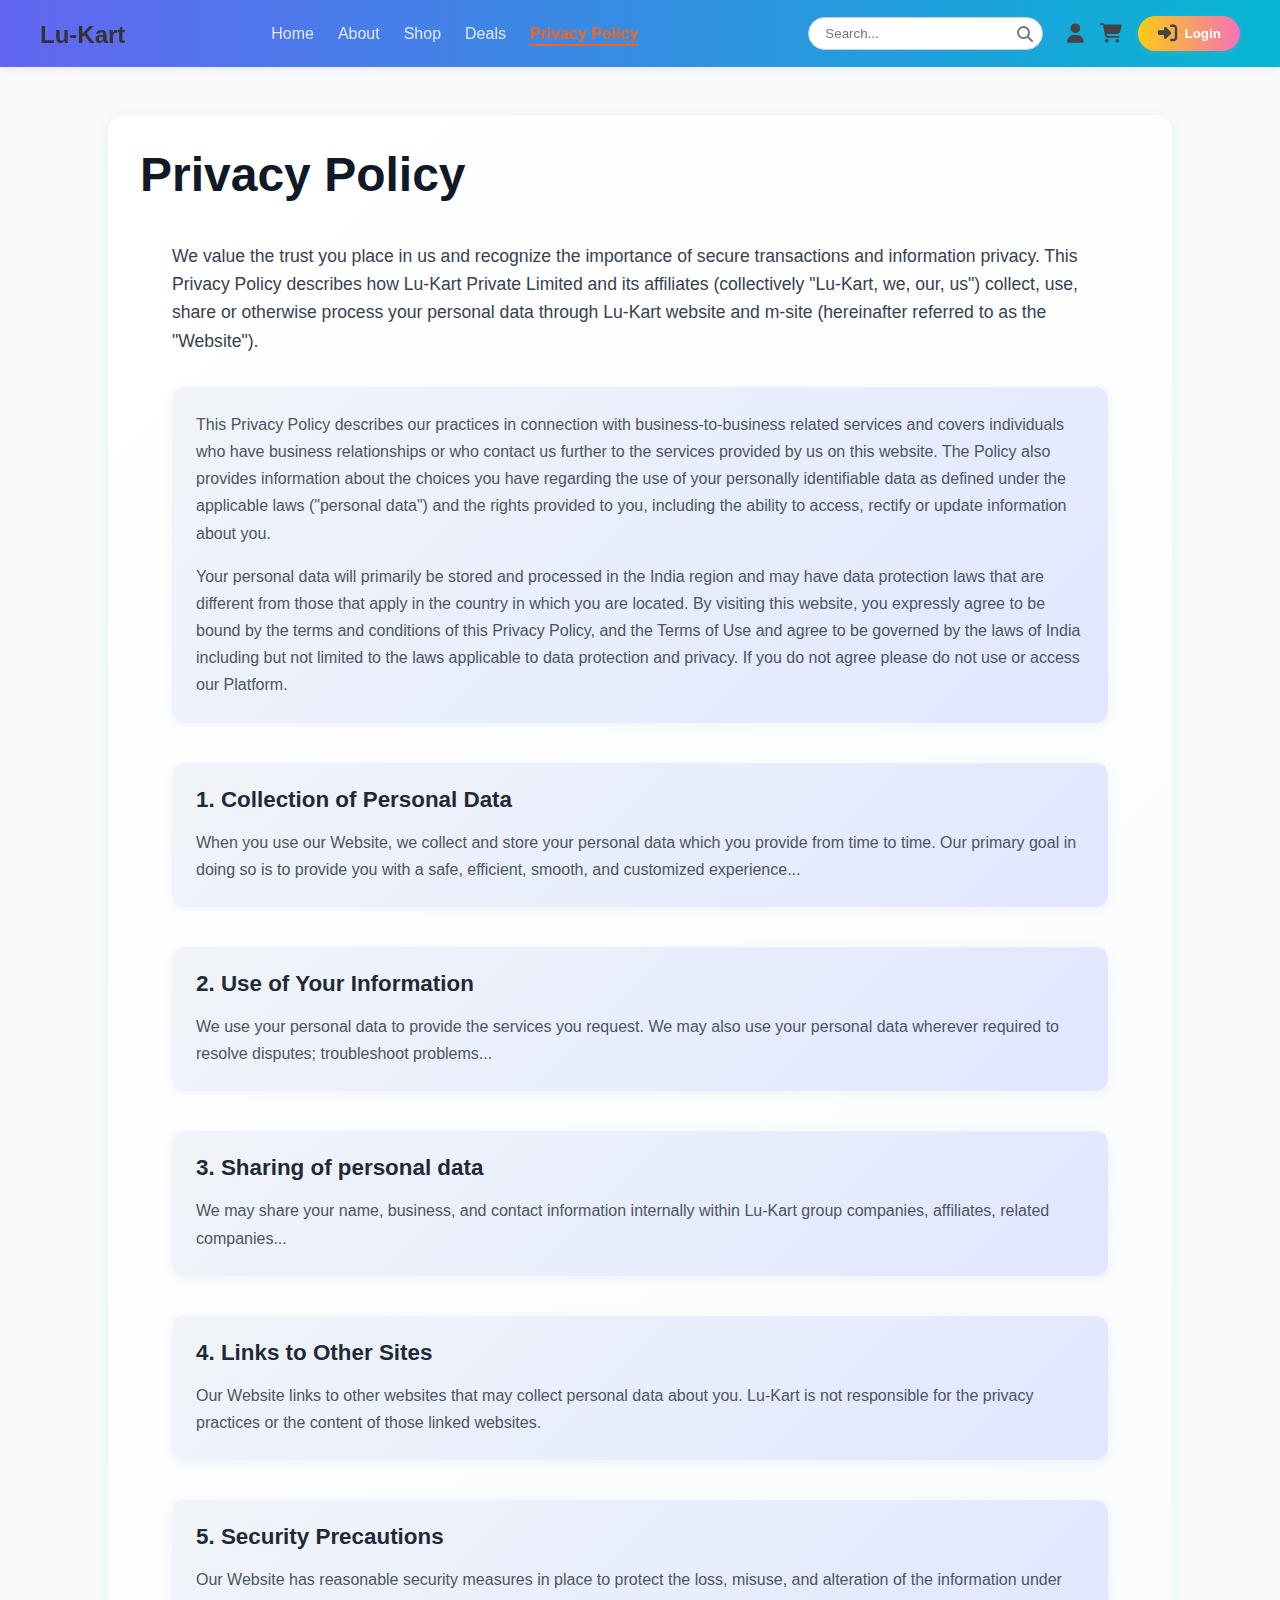
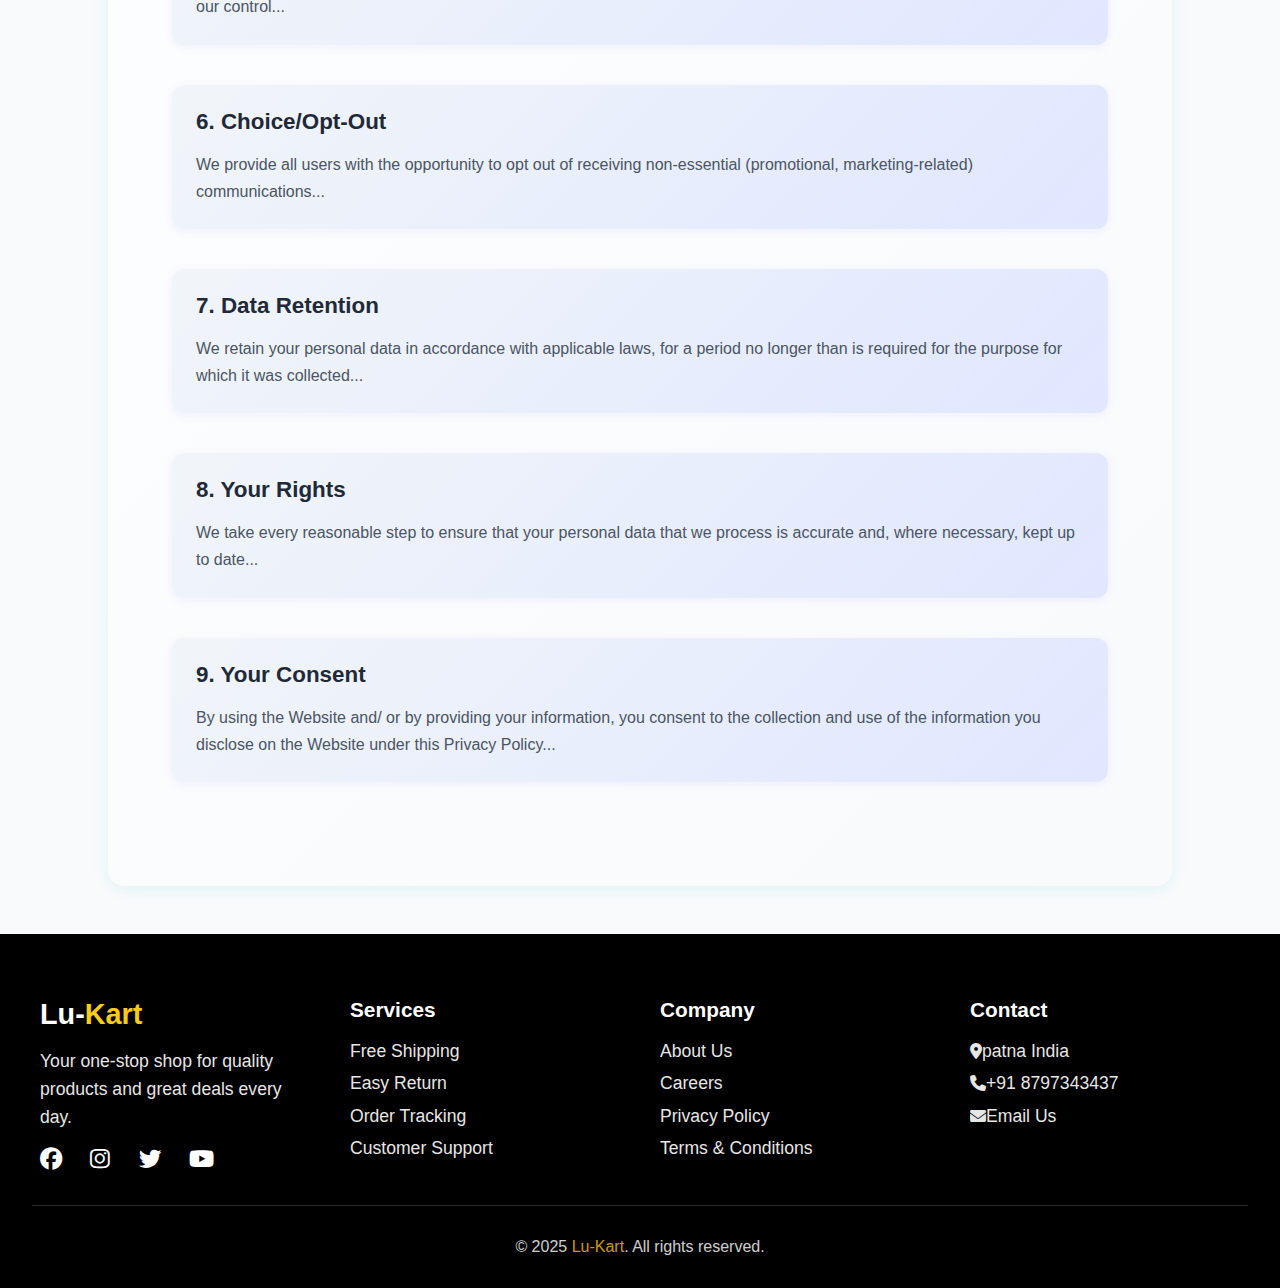
<file: privacy-policy.html>
<!DOCTYPE html>
<html lang="en">

<head>
    <meta charset="UTF-8">
    <meta name="viewport" content="width=device-width, initial-scale=1.0">
    <title>Privacy Policy - 🛒 Lu-Kart Online Shopping Website</title>
    <link rel="stylesheet" href="https://cdnjs.cloudflare.com/ajax/libs/font-awesome/6.7.2/css/all.min.css" />
    <link rel="stylesheet" href="styles.css">
</head>

<body>
    <nav class="navbar">
        <div class="navbar-container">
            <div class="logo"><a href="index.html">Lu-Kart</a></div>
            <ul class="nav-links" id="nav-links">
                <li><a href="index.html">Home</a></li>
                <li><a href="about.html">About</a></li>
                <li><a href="#shop">Shop</a></li>
                <li><a href="#deals">Deals</a></li>
                <li><a href="#contact" class="active">Privacy Policy</a></li>
            </ul>

            <div class="search-box">
                <input type="text" placeholder="Search...">
                <i class="fa-solid fa-magnifying-glass"></i>
            </div>

            <div class="icons">
                <a href="login.html"><i class="fa-solid fa-user"></i></a>
                <a href="cart.html"><i class="fa-solid fa-cart-shopping"></i></a>
                <button class="btn-primary" onclick="window.location.href='login.html'">
                    <i class="fas fa-sign-in-alt"></i>Login
                </button>
            </div>

            <div class="nav-toggle" id="mobile-menu">
                <i class="fa-solid fa-bars"></i>
            </div>
        </div>
    </nav>

    <section class="privacy-section">
        <div class="section-header">
            <h2>Privacy Policy</h2>
        </div>
        <div class="privacy-content">
            <div class="policy-intro">
                <p>We value the trust you place in us and recognize the importance of secure transactions and information privacy. This Privacy Policy describes how Lu-Kart Private Limited and its affiliates (collectively "Lu-Kart, we, our, us") collect, use, share or otherwise process your personal data through Lu-Kart website and m-site (hereinafter referred to as the "Website").</p>
            </div>

            <div class="policy-item">
                <p>This Privacy Policy describes our practices in connection with business-to-business related services and covers individuals who have business relationships or who contact us further to the services provided by us on this website. The Policy also provides information about the choices you have regarding the use of your personally identifiable data as defined under the applicable laws ("personal data") and the rights provided to you, including the ability to access, rectify or update information about you.</p>
                <p>Your personal data will primarily be stored and processed in the India region and may have data protection laws that are different from those that apply in the country in which you are located. By visiting this website, you expressly agree to be bound by the terms and conditions of this Privacy Policy, and the Terms of Use and agree to be governed by the laws of India including but not limited to the laws applicable to data protection and privacy. If you do not agree please do not use or access our Platform.</p>
            </div>

            <div class="policy-item">
                <h3>1. Collection of Personal Data</h3>
                <p>When you use our Website, we collect and store your personal data which you provide from time to time. Our primary goal in doing so is to provide you with a safe, efficient, smooth, and customized experience...</p>
            </div>

            <div class="policy-item">
                <h3>2. Use of Your Information</h3>
                <p>We use your personal data to provide the services you request. We may also use your personal data wherever required to resolve disputes; troubleshoot problems...</p>
            </div>

            <div class="policy-item">
                <h3>3. Sharing of personal data</h3>
                <p>We may share your name, business, and contact information internally within Lu-Kart group companies, affiliates, related companies...</p>
            </div>

            <div class="policy-item">
                <h3>4. Links to Other Sites</h3>
                <p>Our Website links to other websites that may collect personal data about you. Lu-Kart is not responsible for the privacy practices or the content of those linked websites.</p>
            </div>

            <div class="policy-item">
                <h3>5. Security Precautions</h3>
                <p>Our Website has reasonable security measures in place to protect the loss, misuse, and alteration of the information under our control...</p>
            </div>

            <div class="policy-item">
                <h3>6. Choice/Opt-Out</h3>
                <p>We provide all users with the opportunity to opt out of receiving non-essential (promotional, marketing-related) communications...</p>
            </div>

            <div class="policy-item">
                <h3>7. Data Retention</h3>
                <p>We retain your personal data in accordance with applicable laws, for a period no longer than is required for the purpose for which it was collected...</p>
            </div>

            <div class="policy-item">
                <h3>8. Your Rights</h3>
                <p>We take every reasonable step to ensure that your personal data that we process is accurate and, where necessary, kept up to date...</p>
            </div>

            <div class="policy-item">
                <h3>9. Your Consent</h3>
                <p>By using the Website and/ or by providing your information, you consent to the collection and use of the information you disclose on the Website under this Privacy Policy...</p>
            </div>
        </div>
    </section>

    <section class="footer" id="contact">
        <div class="footer-container">
            <div class="footer-content">
                <a href="index.html" class="footer-logo">Lu-<span>Kart</span></a>
                <p class="footer-description">
                    Your one-stop shop for quality products and great deals every day.
                </p>
                <div class="footer-socials">
                    <a href="https://www.facebook.com/lucyfer1703" target="_blank"><i class="fa-brands fa-facebook"></i></a>
                    <a href="https://www.instagram.com/lucyfer1703/" target="_blank"><i class="fa-brands fa-instagram"></i></a>
                    <a href="https://x.com/lucyfer_1703" target="_blank"><i class="fa-brands fa-twitter"></i></a>
                    <a href="https://www.youtube.com/@CollegeCrackdown" target="_blank"><i class="fa-brands fa-youtube"></i></a>
                </div>
            </div>

            <div class="footer-content">
                <h3 class="footer-title">Services</h3>
                <ul class="footer-links">
                    <li><a href="#">Free Shipping</a></li>
                    <li><a href="#">Easy Return</a></li>
                    <li><a href="#">Order Tracking</a></li>
                    <li><a href="#">Customer Support</a></li>
                </ul>
            </div>

            <div class="footer-content">
                <h3 class="footer-title">Company</h3>
                <ul class="footer-links">
                    <li><a href="#">About Us</a></li>
                    <li><a href="#">Careers</a></li>
                    <li><a href="#">Privacy Policy</a></li>
                    <li><a href="#">Terms & Conditions</a></li>
                </ul>
            </div>

           <div class="footer-content">
                <h3 class="footer-title">Contact</h3>
                <ul class="footer-links">
                    <li><a href="https://www.google.com/maps/place/25.586715,85.116071" target="_blank"><i class="fa-solid fa-location-dot"></i>patna India</a></li>
                    <li><a href="tel:+918797343437" target="_blank"><i class="fa-solid fa-phone"></i>+91 8797343437</a></li>
                    <li><a href="mailto:avhishek06706@gmail.com" target="_blank"><i class="fa-solid fa-envelope"></i>Email Us</a></li>
                </ul>
            </div>
        </div>

        <p class="footer-copy">
            &copy; 2025 <a href="index.html">Lu-Kart</a>. All rights reserved.
        </p>
    </section>

    <script src="script.js"></script>
</body>

</html>
</file>
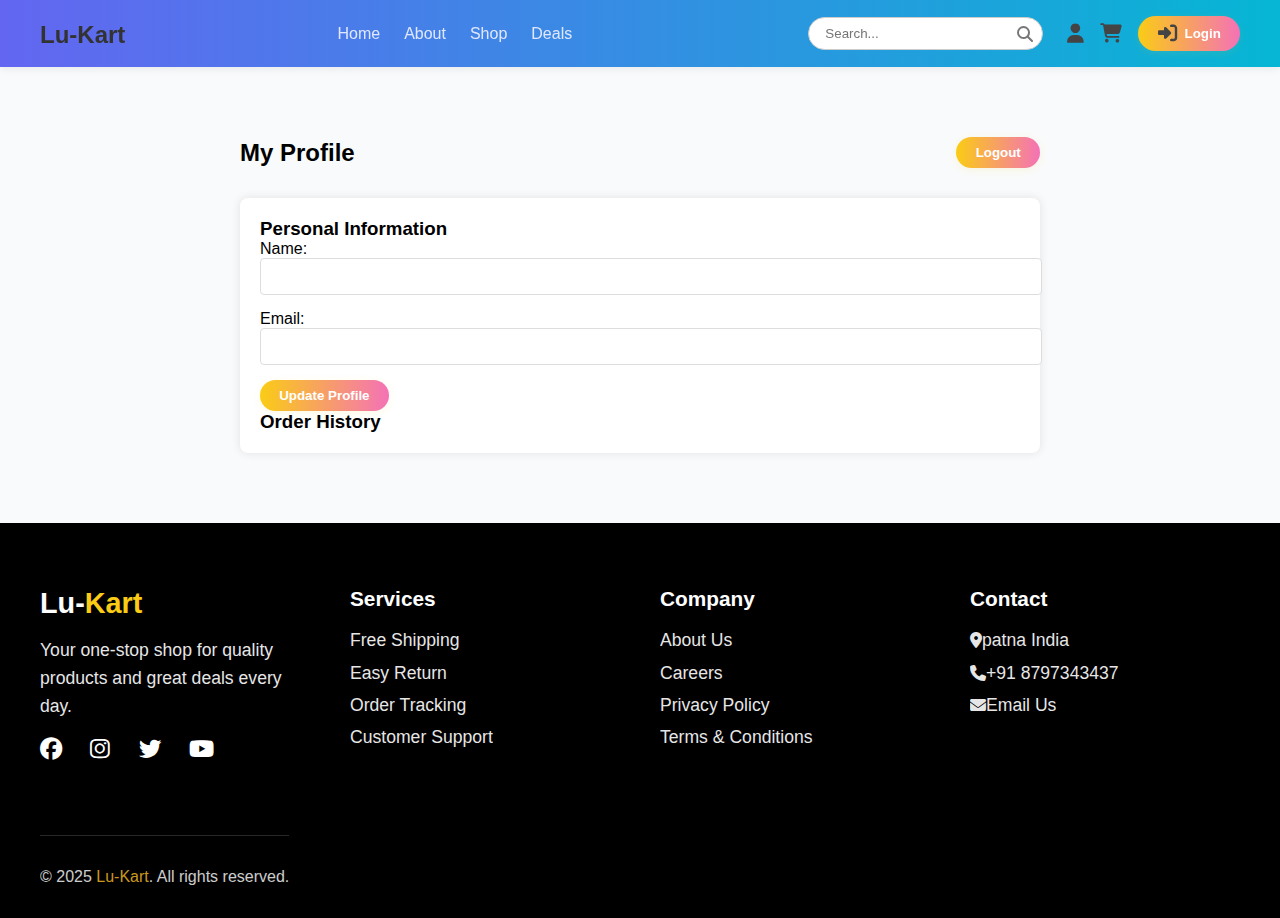
<file: profile.html>
<!DOCTYPE html>
<html lang="en">

<head>
    <meta charset="UTF-8">
    <meta name="viewport" content="width=device-width, initial-scale=1.0">
    <title>Profile - Lu-Kart</title>
    <link rel="stylesheet" href="https://cdnjs.cloudflare.com/ajax/libs/font-awesome/6.7.2/css/all.min.css" />
    <link rel="stylesheet" href="styles.css">
</head>

<body>
    <nav class="navbar">
        <div class="navbar-container">
            <div class="logo"><a href="index.html">Lu-Kart</a></div>
            <ul class="nav-links" id="nav-links">
                <li><a href="index.html">Home</a></li>
                <li><a href="about.html">About</a></li>
                <li><a href="#shop">Shop</a></li>
                <li><a href="#deals">Deals</a></li>
            </ul>

            <div class="search-box">
                <input type="text" placeholder="Search...">
                <i class="fa-solid fa-magnifying-glass"></i>
            </div>

            <div class="icons">
                <a href="login.html"><i class="fa-solid fa-user"></i></a>
                <a href="cart.html"><i class="fa-solid fa-cart-shopping"></i></a>
                <button class="btn-primary" onclick="window.location.href='login.html'">
                    <i class="fas fa-sign-in-alt"></i>Login
                </button>
            </div>

            <div class="nav-toggle" id="mobile-menu">
                <i class="fa-solid fa-bars"></i>
            </div>
        </div>
    </nav>

    <div class="profile-container">
        <div class="profile-header">
            <h2>My Profile</h2>
            <button id="logoutBtn" class="btn-primary">Logout</button>
        </div>
        <div class="profile-details">
            <div class="profile-info">
                <h3>Personal Information</h3>
                <form id="profileForm">
                    <div class="form-group">
                        <label>Name:</label>
                        <input type="text" id="profileName">
                    </div>
                    <div class="form-group">
                        <label>Email:</label>
                        <input type="email" id="profileEmail" readonly>
                    </div>
                    <button type="submit" class="btn-primary">Update Profile</button>
                </form>
            </div>
            <div class="order-history">
                <h3>Order History</h3>
                <div id="ordersList">
                    <!-- Orders will be dynamically added here -->
                </div>
            </div>
        </div>
    </div>

    <section class="footer" id="contact">
        <div class="footer-container">
            <div class="footer-content">
                <a href="index.html" class="footer-logo">Lu-<span>Kart</span></a>
                <p class="footer-description">
                    Your one-stop shop for quality products and great deals every day.
                </p>
                <div class="footer-socials">
                    <a href="https://www.facebook.com/lucyfer1703" target="_blank"><i class="fa-brands fa-facebook"></i></a>
                    <a href="https://www.instagram.com/lucyfer1703/" target="_blank"><i class="fa-brands fa-instagram"></i></a>
                    <a href="https://x.com/lucyfer_1703" target="_blank"><i class="fa-brands fa-twitter"></i></a>
                    <a href="https://www.youtube.com/@CollegeCrackdown" target="_blank"><i class="fa-brands fa-youtube"></i></a>
                </div>
            </div>

            <div class="footer-content">
                <h3 class="footer-title">Services</h3>
                <ul class="footer-links">
                    <li><a href="#">Free Shipping</a></li>
                    <li><a href="#">Easy Return</a></li>
                    <li><a href="#">Order Tracking</a></li>
                    <li><a href="#">Customer Support</a></li>
                </ul>
            </div>

            <div class="footer-content">
                <h3 class="footer-title">Company</h3>
                <ul class="footer-links">
                    <li><a href="about.html">About Us</a></li>
                    <li><a href="careers.html">Careers</a></li>
                    <li><a href="privacy-policy.html">Privacy Policy</a></li>
                    <li><a href="terms.html">Terms & Conditions</a></li>
                </ul>
            </div>

            <div class="footer-content">
                <h3 class="footer-title">Contact</h3>
                <ul class="footer-links">
                    <li><a href="https://www.google.com/maps/place/25.586715,85.116071" target="_blank"><i class="fa-solid fa-location-dot"></i>patna India</a></li>
                    <li><a href="tel:+918797343437" target="_blank"><i class="fa-solid fa-phone"></i>+91 8797343437</a></li>
                    <li><a href="mailto:avhishek06706@gmail.com" target="_blank"><i class="fa-solid fa-envelope"></i>Email Us</a></li>
                </ul>
            </div>

        <p class="footer-copy">
            &copy; 2025 <a href="index.html">Lu-Kart</a>. All rights reserved.
        </p>
    </section>

    <script src="script.js"></script>
</body>

</html>
</file>
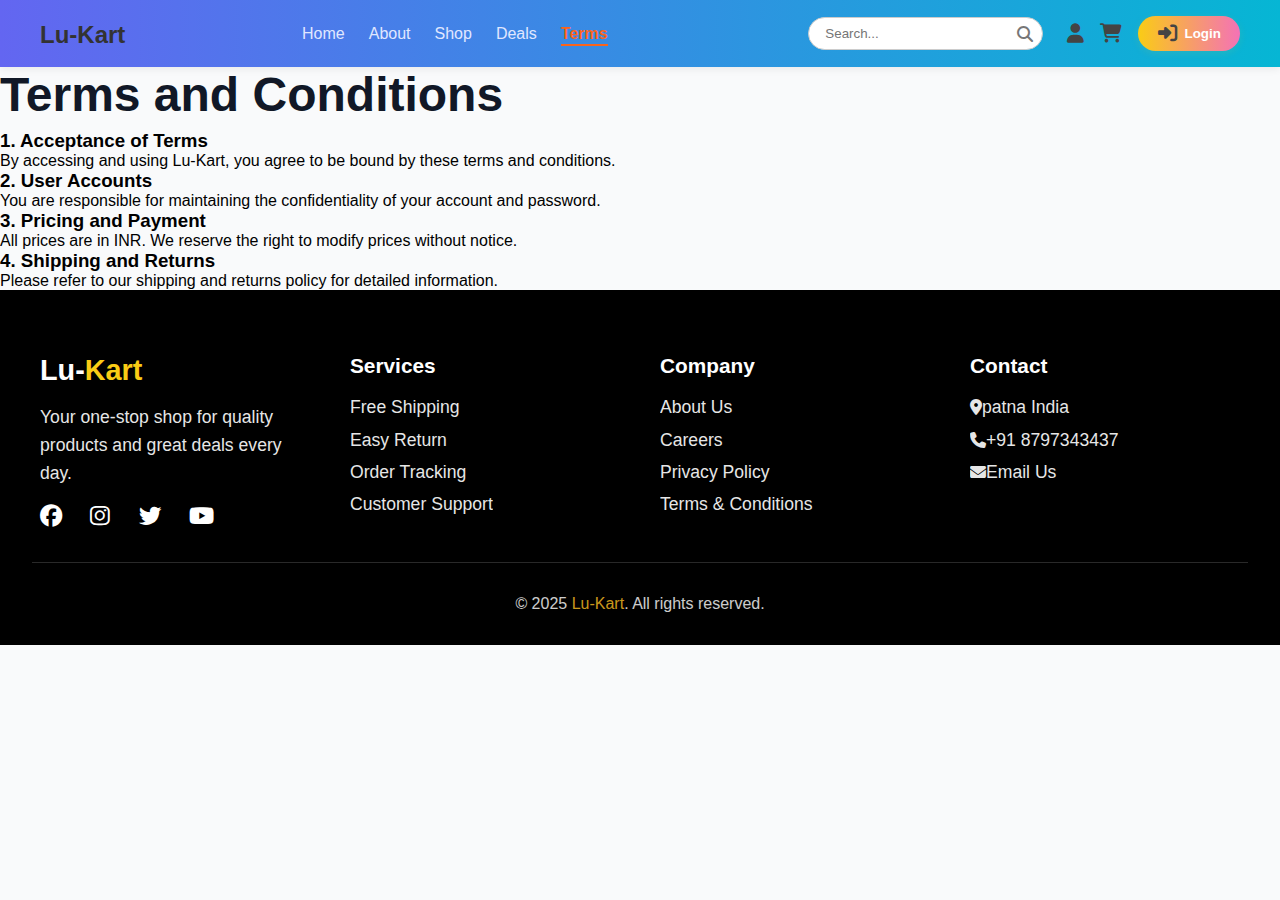
<file: terms.html>
<!DOCTYPE html>
<html lang="en">

<head>
    <meta charset="UTF-8">
    <meta name="viewport" content="width=device-width, initial-scale=1.0">
    <title>🛒 Lu-Kart Online Shopping Website - Terms and Conditions</title>
    <link rel="stylesheet" href="https://cdnjs.cloudflare.com/ajax/libs/font-awesome/6.7.2/css/all.min.css" />
    <link rel="stylesheet" href="styles.css">
</head>

<body>
    <nav class="navbar">
        <div class="navbar-container">
            <div class="logo"><a href="index.html">Lu-Kart</a></div>
            <ul class="nav-links" id="nav-links">
                <li><a href="index.html">Home</a></li>
                <li><a href="about.html">About</a></li>
                <li><a href="#shop">Shop</a></li>
                <li><a href="#deals">Deals</a></li>
                <li><a href="#contact" class="active">Terms</a></li>
            </ul>

            <div class="search-box">
                <input type="text" placeholder="Search...">
                <i class="fa-solid fa-magnifying-glass"></i>
            </div>

            <div class="icons">
                <a href="login.html"><i class="fa-solid fa-user"></i></a>
                <a href="cart.html"><i class="fa-solid fa-cart-shopping"></i></a>
                <button class="btn-primary" onclick="window.location.href='login.html'">
                    <i class="fas fa-sign-in-alt"></i>Login
                </button>
            </div>

            <div class="nav-toggle" id="mobile-menu">
                <i class="fa-solid fa-bars"></i>
            </div>
        </div>
    </nav>

    <section class="terms-section">
        <div class="section-header">
            <h2>Terms and Conditions</h2>
        </div>
        <div class="terms-content">
            <div class="terms-item">
                <h3>1. Acceptance of Terms</h3>
                <p>By accessing and using Lu-Kart, you agree to be bound by these terms and conditions.</p>
            </div>
            
            <div class="terms-item">
                <h3>2. User Accounts</h3>
                <p>You are responsible for maintaining the confidentiality of your account and password.</p>
            </div>
            
            <div class="terms-item">
                <h3>3. Pricing and Payment</h3>
                <p>All prices are in INR. We reserve the right to modify prices without notice.</p>
            </div>
            
            <div class="terms-item">
                <h3>4. Shipping and Returns</h3>
                <p>Please refer to our shipping and returns policy for detailed information.</p>
            </div>
        </div>
    </section>

    <section class="footer" id="contact">
        <div class="footer-container">
            <div class="footer-content">
                <a href="index.html" class="footer-logo">Lu-<span>Kart</span></a>
                <p class="footer-description">
                    Your one-stop shop for quality products and great deals every day.
                </p>
                <div class="footer-socials">
                    <a href="https://www.facebook.com/lucyfer1703" target="_blank"><i class="fa-brands fa-facebook"></i></a>
                    <a href="https://www.instagram.com/lucyfer1703/" target="_blank"><i class="fa-brands fa-instagram"></i></a>
                    <a href="https://x.com/lucyfer_1703" target="_blank"><i class="fa-brands fa-twitter"></i></a>
                    <a href="https://www.youtube.com/@CollegeCrackdown" target="_blank"><i class="fa-brands fa-youtube"></i></a>
                </div>
            </div>

            <div class="footer-content">
                <h3 class="footer-title">Services</h3>
                <ul class="footer-links">
                    <li><a href="#">Free Shipping</a></li>
                    <li><a href="#">Easy Return</a></li>
                    <li><a href="#">Order Tracking</a></li>
                    <li><a href="#">Customer Support</a></li>
                </ul>
            </div>

            <div class="footer-content">
                <h3 class="footer-title">Company</h3>
                <ul class="footer-links">
                    <li><a href="#">About Us</a></li>
                    <li><a href="#">Careers</a></li>
                    <li><a href="#">Privacy Policy</a></li>
                    <li><a href="#">Terms & Conditions</a></li>
                </ul>
            </div>

           <div class="footer-content">
                <h3 class="footer-title">Contact</h3>
                <ul class="footer-links">
                    <li><a href="https://www.google.com/maps/place/25.586715,85.116071" target="_blank"><i class="fa-solid fa-location-dot"></i>patna India</a></li>
                    <li><a href="tel:+918797343437" target="_blank"><i class="fa-solid fa-phone"></i>+91 8797343437</a></li>
                    <li><a href="mailto:avhishek06706@gmail.com" target="_blank"><i class="fa-solid fa-envelope"></i>Email Us</a></li>
                </ul>
            </div>
        </div>

        <p class="footer-copy">
            &copy; 2025 <a href="index.html">Lu-Kart</a>. All rights reserved.
        </p>
    </section>

    <script src="script.js"></script>
</body>

</html>
</file>
<file: styles.css>
* {
  margin: 0;
  padding: 0;
  font-family: "Segoe UI", sans-serif;
  text-decoration: none;
}
body {
  background-color: #f9fafb;
}
.navbar {
  background: linear-gradient(90deg, #6366f1 0%, #06b6d4 100%);
  box-shadow: 0 2px 8px rgba(0, 0, 0, 0.07);
  padding: 1rem 1.5rem;
  position: sticky;
  top: 0;
  z-index: 1000;
}
.navbar-container {
  display: flex;
  align-items: center;
  justify-content: space-between;
  flex-wrap: wrap;
  max-width: 1200px;
  margin: auto;
}
.logo {
  font-size: 1.8rem;
  font-weight: bold;
  color: #4f46e5;
}
.nav-toggle {
  display: none;
  font-size: 1.5rem;
  cursor: pointer;
  color: #333;
}
.nav-links {
  list-style: none;
  display: flex;
  gap: 1.5rem;
  margin: auto;
}
.nav-links li a {
  text-decoration: none;
  color: #e0e7ff;
  font-weight: 500;
  transition: color 0.3s ease;
}
.nav-links li a:hover {
  color: #facc15;
}
.nav-links li a.active {
  color: #fb641b;
  font-weight: 600;
  position: relative;
}
.nav-links li a.active::after {
  content: '';
  position: absolute;
  bottom: -4px;
  left: 0;
  width: 100%;
  height: 2px;
  background-color: #fb641b;
}
.search-box {
  position: relative;
  margin: 0 1.5rem;
  display: flex;
  align-items: center;
}
.search-box input {
  padding: 0.5rem 2.5rem 0.5rem 1rem;
  border-radius: 999px;
  border: 1px solid #ccc;
  outline: none;
}
.fa-magnifying-glass {
  position: absolute;
  right: 10px;
  color: #777;
}
.icons {
  display: flex;
  align-items: center;
  gap: 1rem;
}
.icons i {
  font-size: 1.2rem;
  color: #444;
  cursor: pointer;
}
.btn-primary {
  background: linear-gradient(90deg, #facc15 0%, #f472b6 100%);
  color: #fff;
  border: none;
  border-radius: 2rem;
  padding: 0.5rem 1.2rem;
  font-weight: bold;
  box-shadow: 0 2px 8px rgba(250, 204, 21, 0.12);
  transition: background 0.2s, transform 0.2s;
  display: flex;
  align-items: center;
  gap: 0.5rem;
}
.btn-primary:hover {
  background: linear-gradient(90deg, #f472b6 0%, #facc15 100%);
  transform: scale(1.05);
}
/* ========hero-section====> */

.hero-section {
  padding: 4rem 2rem;
  background: linear-gradient(135deg, #f8fafc 0%, #e0e7ff 100%);
}
.hero-container {
  display: flex;
  align-items: center;
  justify-content: space-between;
  max-width: 1200px;
  margin: auto;
  gap: 2rem;
  flex-wrap: wrap;
}
.hero-text {
  flex: 1 1 500;
}
.hero-text h1 {
  font-size: 2.5rem;
  margin-bottom: 1rem;
  color: #111827;
}
.hero-text p {
  font-size: 1.1rem;
  color: #4b5563;
  margin-bottom: 2rem;
}
.hero-btn {
  background-color: #4f46e5;
  color: white;
  padding: 0.75rem 1.5rem;
  border-radius: 999px;
  text-decoration: none;
  font-weight: 500;
  transition: background 0.3s ease;
}
.hero-btn:hover {
  background-color: #4338ca;
}
.hero-btn i {
  margin-right: 0.5rem;
}
.hero-image {
  flex: 1 1 400px;
  text-align: center;
}
.hero-image img {
  max-width: 100%;
  border-radius: 50%;
}

/* ======categories-section====> */

.categories-section {
  padding: 4rem 2rem;
  background-color: #ffffff;
  text-align: center;
}
.section-header {
  font-size: 2rem;
  color: #111827;
  margin-bottom: 0.5rem;
}
.section-header p {
  color: #6b7280;
  margin-bottom: 2rem;
}
.category-grid {
  display: grid;
  grid-template-columns: repeat(auto-fit, minmax(220px, 1fr));
  gap: 2rem;
  max-width: 1100px;
  margin: 0 auto;
}
.category-card {
  background: linear-gradient(135deg, #f1f5f9 0%, #e0e7ff 100%);
  box-shadow: 0 4px 16px rgba(6, 182, 212, 0.10);
  transition: transform 0.2s, box-shadow 0.2s;
  padding: 2rem 1.5rem;
  border-radius: 1rem;
}
.category-card:hover {
  transform: translateY(-8px) scale(1.03);
  box-shadow: 0 8px 32px rgba(99, 102, 241, 0.18);
}
.category-card i {
  font-size: 2rem;
  color: #6366f1;
  margin-bottom: 1rem;
}
.category-card h3 {
  margin-bottom: 0.5rem;
  color: #111827;
  font-size: 1.2rem;
}
.category-card a {
  text-decoration: none;
  color: #4f46e5;
  font-weight: 500;
  transition: color 0.3s ease;
}
.category-card a:hover {
  color: #3730a3;
}

.shop-section {
  padding: 4rem 2rem;
  background-color: #f9fafb;
  text-align: center;
}
.product-grid {
  display: grid;
  grid-template-columns: repeat(auto-fill, minmax(180px, 1fr));
  gap: 15px;
  padding: 15px;
}
.product-card {
  background: linear-gradient(135deg, #fff 0%, #f8fafc 100%);
  box-shadow: 0 4px 16px rgba(6, 182, 212, 0.10);
  transition: transform 0.2s, box-shadow 0.2s;
  padding: 15px;
  border-radius: 8px;
}
.product-card:hover {
  transform: translateY(-8px) scale(1.03);
  box-shadow: 0 8px 32px rgba(99, 102, 241, 0.18);
}
.product-card img {
  width: 100%;
  height: 180px;
  object-fit: contain;
  margin-bottom: 10px;
}
.product-card h3 {
  font-size: 14px;
  margin: 8px 0;
  color: #212121;
}
.product-card .price {
  font-size: 16px;
  font-weight: bold;
  color: #212121;
  margin: 5px 0;
}
.rating {
  font-size: 12px;
  color: #ffc107;
  margin: 5px 0;
}
.add-btn {
  width: 100%;
  padding: 8px;
  font-size: 13px;
}

/* =======deals-section======> */
.deals-section{
  padding: 4rem 2rem;
  background: linear-gradient(135deg, #f8fafc 0%, #e0e7ff 100%);
  text-align: center;
}
.deals-section .section-header h2{
  font-size: 2.25rem;
  color: #b45309;
  margin-bottom: 0.5rem;
}
.deals-section .section-header p{
  color: #92400e;
  margin-bottom: 2rem;
}
.deals-grid{
  display: grid;
  grid-template-columns: repeat(auto-fill, minmax(200px, 1fr));
  gap: 20px;
  padding: 20px;
}
.deals-card{
  background: linear-gradient(135deg, #fff 0%, #f8fafc 100%);
  box-shadow: 0 4px 16px rgba(6, 182, 212, 0.10);
  transition: transform 0.2s, box-shadow 0.2s;
  padding: 15px;
  border-radius: 8px;
}
.deals-card:hover{
  transform: translateY(-8px) scale(1.03);
  box-shadow: 0 8px 32px rgba(99, 102, 241, 0.18);
}
.deals-card img{
  width: 100%;
  height: 180px;
  object-fit: contain;
  margin-bottom: 1rem;
}
.deals-card h3{
  font-size: 1.2rem;
  color: #b45309;
  margin-bottom: 0.5rem;
}
.price{
  margin-bottom: 1rem;
  font-weight: 700;
}
.price .discounted{
  color: #ea580c;
  font-size: 1.3rem;
  margin-right: 0.8rem;
}
.price .original{
  text-decoration: line-through;
  color: #a16207;
  font-weight: 400;
  font-size: 1rem;
}
.deal-btn{
  background: linear-gradient(90deg, #06b6d4 0%, #6366f1 100%);
  transition: background 0.2s, transform 0.2s;
}
.deal-btn:hover{
  background: linear-gradient(90deg, #6366f1 0%, #06b6d4 100%);
  transform: scale(1.07);
}

/* =======footer====> */
.footer {
    background: #000000;
    color: #ffffff;
    padding: 4rem 2rem 2rem;
    font-family: 'Segoe UI', sans-serif;
}

.footer-container{
  max-width: 1200px;
  margin: auto;
  display: flex;
  flex-wrap: wrap;
  gap: 2.5rem;
  justify-content: space-between;
}
.footer-content{
  flex: 1 1 220px;
  min-width: 200px;
}
.footer-logo{
  font-size: 1.8rem;
  font-weight: 700;
  color: #fff;
  text-decoration: none;
  margin-bottom: 1rem;
  display: inline-block;
}
.footer-logo span{
  color: #facc15;
}
.footer-description{
    color: #ffffff;
    font-size: 1.1rem;
    line-height: 1.6;
    margin-bottom: 1rem;
    opacity: 0.9;
}
.footer-socials a{
    color: #ffffff;
    font-size: 1.4rem;
    margin-right: 1.5rem;
    transition: color 0.3s;
}

.footer-socials a:hover{
  color: #facc15;
}
.footer-title{
    color: #ffffff;
    font-size: 1.3rem;
    margin-bottom: 1.2rem;
    font-weight: bold;
}
.footer-links{
  list-style: none;
  padding: 0;
}
.footer-links li{
  margin-bottom: 0.7rem;
  display: flex;
  align-items: center;
  gap: 0.5rem;
}
.footer-links a{
  color: #ffffff;
  text-decoration: none;
  transition: color 0.3s;
  opacity: 0.9;
  font-size: 1.1rem;
}
.footer-links a:hover{
  color: #facc15;
  opacity: 1;
}
.footer-links i{
  text-align: center;
  font-size: 1rem;
}
.footer-copy{
  text-align: center;
  margin-top: 2rem;
  padding-top: 2rem;
  border-top: 1px solid #333;
  color: #ffffff;
  opacity: 0.8;
}
.footer-copy a{
  color: #fbbf24;
  text-decoration: none;
}
@media (max-width: 850px) {
  .nav-links {
    display: none;
    flex-direction: column;
    background-color: white;
    width: 100%;
    position: absolute;
    top: 70px;
    left: 0;
    box-shadow: 0 0.1px 10px rgba(0, 0, 0, 0.6);
    padding: 1rem 2rem;
  }
  .nav-links.active {
    display: flex;
  }
  .search-box {
    display: none;
  }
  .nav-toggle {
    display: block;
  }
}

/* Auth Pages */
.auth-container {
    max-width: 400px;
    margin: 50px auto;
    padding: 20px;
}

.auth-box {
    background: linear-gradient(135deg, #fff 0%, #f8fafc 100%);
    padding: 20px;
    border-radius: 8px;
    box-shadow: 0 8px 32px rgba(99, 102, 241, 0.10);
}

.form-group {
    margin-bottom: 15px;
}

.form-group input {
    width: 100%;
    padding: 10px;
    border: 1px solid #ddd;
    border-radius: 4px;
}

.login-box {
    background: white;
    padding: 30px;
    border-radius: 20px;
    box-shadow: 0 15px 35px rgba(0,0,0,0.1);
    width: 90%;
    max-width: 340px;
    margin: 0 auto;
}

.modern-form {
    display: flex;
    flex-direction: column;
    align-items: center;
    width: 100%;
}

.modern-form .input-group {
    position: relative;
    margin-bottom: 20px;
    width: 100%;
    max-width: 280px;
}

.input-group input {
    width: 100%;
    padding: 8px 32px;
    height: 40px;
    border: 2px solid #e1e1e1;
    border-radius: 8px;
    font-size: 14px;
}

.input-group i {
    position: absolute;
    left: 10px;
    top: 50%;
    transform: translateY(-50%);
    color: #4CAF50;
    font-size: 14px;
}

.login-btn {
    width: 280px;  /* Match input width */
    height: 40px;
}

/* Cart Page */
.cart-container {
    max-width: 1200px;
    margin: 50px auto;
    padding: 20px;
    display: grid;
    grid-template-columns: 2fr 1fr;
    gap: 20px;
}

.cart-item {
    display: flex;
    padding: 15px;
    margin-bottom: 10px;
    background: #fff;
    border-radius: 8px;
    box-shadow: 0 0 10px rgba(0,0,0,0.1);
}

.cart-summary {
    background: #fff;
    padding: 20px;
    border-radius: 8px;
    box-shadow: 0 0 10px rgba(0,0,0,0.1);
}

/* Cart Page Styles */
.cart-page {
    background: #f1f3f6;
    min-height: 100vh;
    padding: 20px;
}

.cart-container {
    max-width: 1200px;
    margin: 0 auto;
    display: grid;
    grid-template-columns: 3fr 1fr;
    gap: 20px;
}

.cart-items-section {
    background: white;
    padding: 20px;
    border-radius: 4px;
    box-shadow: 0 2px 4px rgba(0,0,0,0.1);
}

.cart-item {
    display: grid;
    grid-template-columns: 100px 1fr auto;
    gap: 20px;
    padding: 20px;
    border-bottom: 1px solid #eee;
}

.cart-item img {
    width: 100px;
    height: 100px;
    object-fit: contain;
}

.item-details {
    display: flex;
    flex-direction: column;
    gap: 10px;
}

.item-details h3 {
    margin: 0;
    font-size: 16px;
}

.item-price {
    font-weight: bold;
    font-size: 18px;
}

.quantity-controls {
    display: flex;
    align-items: center;
    gap: 10px;
}

.quantity-btn {
    width: 28px;
    height: 28px;
    border: 1px solid #ddd;
    background: white;
    border-radius: 50%;
    cursor: pointer;
}

.remove-btn {
    color: #ff4444;
    border: none;
    background: none;
    cursor: pointer;
    font-size: 14px;
}

.summary-card {
    background: white;
    padding: 20px;
    border-radius: 4px;
    box-shadow: 0 2px 4px rgba(0,0,0,0.1);
}

.price-row {
    display: flex;
    justify-content: space-between;
    margin: 15px 0;
    color: #212121;
}

.total {
    border-top: 1px dashed #e0e0e0;
    padding-top: 15px;
    font-weight: bold;
    font-size: 18px;
}

.discount {
    color: #388e3c;
}

.checkout-btn {
    width: 100%;
    padding: 16px;
    background: linear-gradient(90deg, #06b6d4 0%, #6366f1 100%);
    color: white;
    border: none;
    border-radius: 4px;
    font-size: 16px;
    cursor: pointer;
    margin-top: 20px;
    transition: background 0.2s, transform 0.2s;
}

.checkout-btn:hover {
    background: linear-gradient(90deg, #6366f1 0%, #06b6d4 100%);
    transform: scale(1.02);
}

.secure-checkout {
    margin-top: 20px;
    padding: 15px;
    background: white;
    border-radius: 4px;
    box-shadow: 0 2px 4px rgba(0,0,0,0.1);
}

.secure-checkout p {
    color: #878787;
    margin: 8px 0;
    font-size: 14px;
}

.secure-checkout i {
    margin-right: 8px;
    color: #388e3c;
}

/* Profile Page */
.profile-container {
    max-width: 800px;
    margin: 50px auto;
    padding: 20px;
}

.profile-header {
    display: flex;
    justify-content: space-between;
    align-items: center;
    margin-bottom: 30px;
}

.profile-details {
    background: #fff;
    padding: 20px;
    border-radius: 8px;
    box-shadow: 0 0 10px rgba(0,0,0,0.1);
}

.category-section {
    padding: 20px;
    background: #f1f3f6;
}

.category-filters {
    padding: 15px;
    background: white;
    margin-bottom: 20px;
    border-radius: 4px;
    box-shadow: 0 1px 3px rgba(0,0,0,0.1);
}
.navbar .logo a {
    text-decoration: none;
    font-size: 24px;
    font-weight: bold;
    color: #333;
}

.navbar .logo span {
    color: #fb641b;
}

/* Privacy Policy Page Styles */
.privacy-section {
    max-width: 1000px;
    margin: 3rem auto;
    padding: 2rem;
    background: linear-gradient(135deg, #fff 0%, #f8fafc 100%);
    border-radius: 1rem;
    box-shadow: 0 4px 16px rgba(6, 182, 212, 0.10);
}

.privacy-content {
    padding: 2rem;
}

.policy-intro {
    margin-bottom: 2rem;
    font-size: 1.1rem;
    line-height: 1.6;
    color: #374151;
}

.policy-item {
    margin-bottom: 2.5rem;
    padding: 1.5rem;
    background: linear-gradient(135deg, #f1f5f9 0%, #e0e7ff 100%);
    border-radius: 0.75rem;
    box-shadow: 0 2px 8px rgba(99, 102, 241, 0.08);
}

.policy-item h3 {
    color: #1f2937;
    font-size: 1.4rem;
    margin-bottom: 1rem;
    font-weight: 600;
}

.policy-item p {
    color: #4b5563;
    line-height: 1.7;
    margin-bottom: 1rem;
}

.policy-item p:last-child {
    margin-bottom: 0;
}

/* About Page Styles */
.about-section {
    max-width: 1200px;
    margin: 3rem auto;
    padding: 2rem;
}

.about-header {
    text-align: center;
    margin-bottom: 3rem;
}

.about-header h1 {
    font-size: 3rem;
    background: linear-gradient(90deg, #6366f1 0%, #06b6d4 100%);
    -webkit-background-clip: text;
    -webkit-text-fill-color: transparent;
    margin-bottom: 1rem;
}

.about-header .tagline {
    font-size: 1.5rem;
    color: #4b5563;
}

.about-card {
    background: linear-gradient(135deg, #fff 0%, #f8fafc 100%);
    border-radius: 1rem;
    padding: 2rem;
    margin-bottom: 2rem;
    box-shadow: 0 4px 16px rgba(6, 182, 212, 0.10);
    transition: transform 0.3s ease;
}

.about-card:hover {
    transform: translateY(-5px);
}

.about-card.mission {
    text-align: center;
    padding: 3rem 2rem;
}

.about-card.mission i {
    font-size: 3rem;
    color: #6366f1;
    margin-bottom: 1rem;
}

.stats-grid {
    display: grid;
    grid-template-columns: repeat(auto-fit, minmax(200px, 1fr));
    gap: 1.5rem;
    margin: 3rem 0;
}

.stat-card {
    background: linear-gradient(135deg, #f1f5f9 0%, #e0e7ff 100%);
    padding: 1.5rem;
    border-radius: 1rem;
    text-align: center;
    box-shadow: 0 4px 16px rgba(99, 102, 241, 0.10);
    transition: transform 0.3s ease;
}

.stat-card:hover {
    transform: translateY(-8px) scale(1.02);
}

.stat-card i {
    font-size: 2rem;
    color: #6366f1;
    margin-bottom: 1rem;
}

.stat-card h3 {
    color: #1f2937;
    margin-bottom: 0.5rem;
}

.stat-card p {
    color: #4b5563;
}

.values-content {
    color: #4b5563;
    line-height: 1.8;
}

.values-content p {
    margin-bottom: 1rem;
}

@media (max-width: 768px) {
    .about-header h1 {
        font-size: 2rem;
    }
    
    .about-header .tagline {
        font-size: 1.2rem;
    }
    
    .stats-grid {
        grid-template-columns: repeat(auto-fit, minmax(150px, 1fr));
        gap: 1rem;
    }
}
</file>
